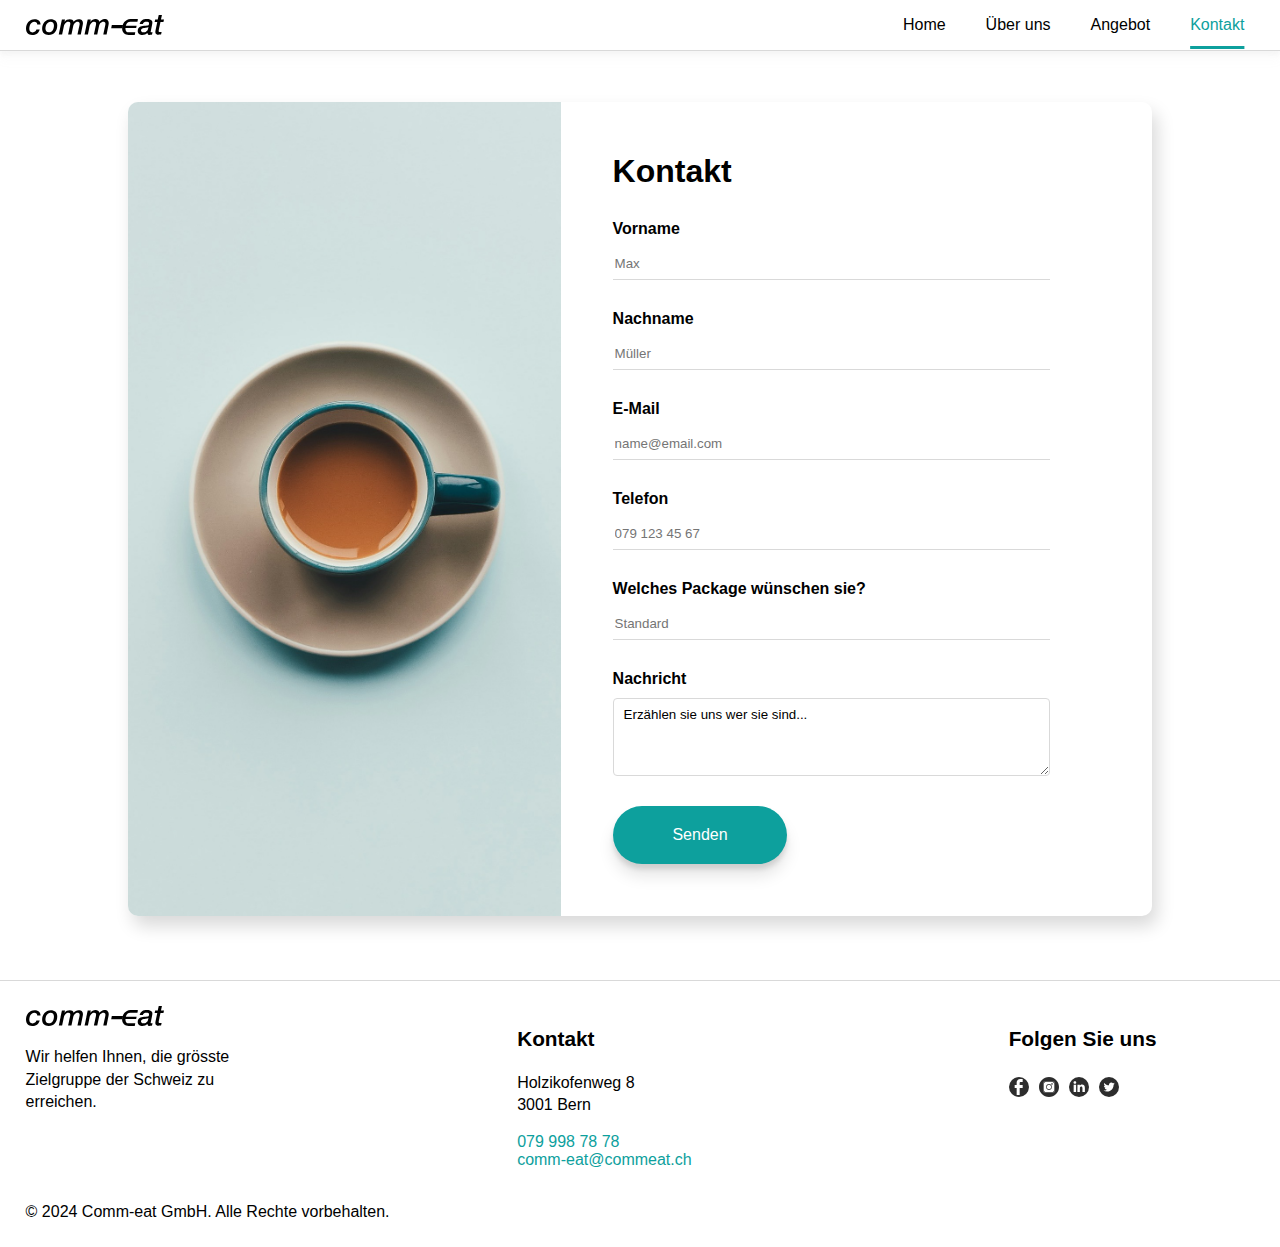
<file: pages/contact/contact.html>
<!DOCTYPE html>
<html lang="en">
<head>
    <meta charset="UTF-8">
    <meta http-equiv="X-UA-Compatible" content="IE=edge">
    <meta name="viewport" content="width=device-width, initial-scale=1.0">
    <title>comm-eat Kontakt</title>
    <link rel="stylesheet" href="../../style.css">
    <link rel="stylesheet" href="contact.css">
</head>
<body>
    <header>
        <nav>
            <img src="/assets/logo.svg"> 
            
            <ul>
                <a href="/index.html"><li>Home</li></a>
                <a href="/pages/about/about.html"><li>Über uns</li></a>
                <a href="/pages/packages/packages.html"><li>Angebot</li></a>
                <a href="#"class="active"><li>Kontakt</li></a>
            </ul>
        </nav>
    </header>

    <main>
        <aside class="left">
            <img src="/assets/annie-spratt-PM4Vu1B0gxk-unsplash-2.jpg" alt="kaffee">
        </aside>

        <form class="right">
            <h1>Kontakt</h1>
            <label for="firstname">Vorname</label>
            <input type="text" name="firstname" placeholder="Max">
            <label for="surname">Nachname</label>
            <input type="text" name="surname" placeholder="Müller">

            <label for="email">E-Mail</label>
            <input type="email" id="email" name="email" placeholder="name@email.com">

            <label for="phone">Telefon</label>
            <input type="tel" id="phone" name="phone" pattern="[0-9]{3} [0-9]{3} [0-9]{2} [0-9]{2}" placeholder="079 123 45 67">

            <label for="package">Welches Package wünschen sie?</label>
            <input type="package" id="package" name="package" placeholder="Standard">

            <label for="message">Nachricht</label>
            <textarea id="message" name="message" rows="4" cols="50">Erzählen sie uns wer sie sind...</textarea>

            <a href="/pages/contact/contact-sent.html">
                <button type="button">Senden</button>
            </a>
        </form>
    </main>

    <footer>
        <div class="footer-content">
            <div class="footerspalte">
                <img src="/assets/logo.svg">
                <p>Wir helfen Ihnen, die grösste Zielgruppe der Schweiz zu erreichen.</p>
            </div>

            <div class="footerspalte">
                <h3>Kontakt</h3>
                <p>Holzikofenweg 8<br>3001 Bern</p>
                <ul>
                    <li><a href="tel:0799987878">079 998 78 78</a></li>
                    <li><a href="mailto:comm-eat@commeat.ch">comm-eat@commeat.ch</a></li>
                </ul>
            </div>

            <div class="footerspalte">
                <h3>Folgen Sie uns</h3>
                <div class="social-icons">
                    <a href="#"><img src="/assets/socialmedia/Facebook.svg" alt="Facebook"></a>
                    <a href="#"><img src="/assets/socialmedia/Instagram.svg" alt="Instagram"></a>
                    <a href="#"><img src="/assets/socialmedia/Linkedin.svg" alt="LinkedIn"></a>
                    <a href="#"><img src="/assets/socialmedia/Twitter.svg" alt="Twitter"></a>
                </div>
            </div>

        </div>
        <div class="footer-bottom">
            <p>&copy 2024 Comm-eat GmbH. Alle Rechte vorbehalten.</p>
        </div>
    </footer>

</body>
</html>
</file>
<file: style.css>
/*Style Allgemein*/
:root {
    /* Farben */
    --primary: #0da09d;
    --primary_hover: #097674;
    --SBB_red: #eb0000;
    --SBB_red_hover: #b40000;
    --UI: #d9d9d9;
    --UI_dark: #b9b9b9;

    --primary-alpha-20: rgba(13, 160, 157, 0.2);
}

* {
    font-family: "Lucida Sans", "Lucida Sans Regular", "Lucida Grande",
        "Lucida Sans Unicode", Geneva, Verdana, sans-serif;
}

h1 {
    margin: 0px;
}

h2 {
    font-weight: 800;
    font-size: 1.5em;
    text-align: left;
    color: black;
}

h3 {
    font-weight: 800;
    font-size: 1.3em;
    text-align: left;
    color: black;
}

h4 {
    text-align: left;
    color: black;
}

p {
    font-weight: 200;
    font-size: 1em;
    line-height: 1.4;
    text-align: left;
    color: black;
}

ul {
    list-style: none;
    padding: 0;
}

a {
    color: var(--primary);
    text-decoration: none;
}

a:hover {
    color: var(--primary_hover);
}

button {
    width: 250px;
    font-weight: 200;
    font-size: 1em;
    border-radius: 40px;
    border: 0px;
    padding: 20px;
    margin-top: 30px;
    background-color: var(--primary);
    color: white;
    box-shadow: 0 12px 16px 0 rgba(0, 0, 0, 0.1),
        0 5px 5px 0 rgba(0, 0, 0, 0.11);
    cursor: pointer;
}

button:hover {
    background-color: var(--primary_hover);
}

main {
    display: flex; /*Übergeordnetes Element*/
    flex-direction: column;
    justify-content: center; /*Untergeordnete Elemente (div und form) in Horinzontale Linie in der Mitte anorden*/
    width: 90%;
    align-self: center;
}

body {
    display: flex;
    flex-direction: column;
    margin: 0px;
    padding: 0px;
}

header {
    position: sticky;
    z-index: 100;
    top: 0;
    background-color: white;
}

/*Style Navigation Mobile*/
nav {
    display: flex;
    flex-direction: column;
    align-items: center;
    justify-content: space-between;
    height: 82px;
    border-style: solid;
    border-color: var(--UI);
    border-width: 0px 0px 1px 0px;
    box-shadow: 0 10px 10px 0 rgba(181, 181, 181, 0.038),
        0 4px 4px 0 rgba(189, 189, 189, 0.11);
}

nav ul {
    display: flex;
    flex-direction: row;
    justify-content: space-between;
    list-style: none;
    padding: 0px;
    margin-top: 8px;
}

nav img {
    height: 20px;
    margin-top: 10px;
}

nav li {
    padding: 10px 10px;
    color: black;
}

nav .active li {
    color: var(--primary);
    text-decoration: underline;
    text-decoration-color: var(--primary);
    text-decoration-thickness: 3px;
    text-underline-offset: 16px;
}

nav a {
    text-decoration: none;
    font-size: 1em;
}

/*Style Navigation Desktop*/
@media (min-width: 768px) {
    /*Navigation*/
    nav {
        display: flex;
        flex-direction: row;
        align-items: center;
        justify-content: space-between;
        height: 50px;
        padding: 0% 2% 0% 2%;
    }

    nav img {
        margin-top: 0;
    }

    nav ul {
        gap: 20px;
        margin-top: 16px;
    }
}

/*Footer Mobile*/
footer {
    display: flex; /*Übergeordnetes Element*/
    flex-direction: column;
    justify-content: center; /*Untergeordnete Elemente (div und form) in Horinzontale Linie in der Mitte anorden*/
    width: 100%;
    margin-top: 5%;
    padding-bottom: 1%;
    border-style: solid;
    border-color: var(--UI);
    border-width: 1px 0px 0px 0px;
}

.footer-content {
    display: flex;
    flex-direction: column;
    justify-content: space-between;
    padding: 5% 2% 0% 2%;
}

.footerspalte {
    width: 100%;
}

.footerspalte h3 {
    display: none;
}

.footerspalte img {
    height: 20px;
}

.footerspalte .social-icons {
    display: flex;
    gap: 10px;
    padding: 2% 0%;
}

.footer-bottom {
    padding: 0% 0% 0% 2%;
}

/*Footer Desktop*/
@media (min-width: 1080px) {
    .footer-content {
        flex-direction: row;
        padding: 2% 2% 0% 2%;
    }

    .footerspalte {
        width: 20%;
    }

    .footerspalte h3 {
        display: block;
    }

    .footer-bottom {
        padding: 0% 0% 0% 2%;
        height: 50px;
    }
}
</file>
<file: pages/contact/contact.css>
/*Style Kontakt Seite - Aufbau flexbox Elemente*/
body {
    margin: 0px;
    padding: 0px;
    display: flex; /*Übergeordnetes Element*/
    flex-direction: column; /*Anordnung der untergeordneten Elemente (Navigation/Main/Footer) column= vertikal gestapelt*/
}

main {
    display: flex; /*Übergeordnetes Element*/
    flex-direction: column;
    justify-content: center; /*Untergeordnete Elemente (div und form) in Horinzontale Linie in der Mitte anorden*/
    width: 100%;
    align-self: center;
}

.left {
    border-radius: 10px 0px 0px 10px;
    height: auto;
    width: 100%;
    height: 20%;
    display: block;
}

.left img {
    width: 100%;
    height: 220px;
    object-fit: cover;
}

form {
    display: flex; /*Übergeordnetes Element*/
    justify-content: center; /*Inhalte zentrieren*/
    flex-direction: column; /*Inhalte untereinander auflisten*/
    padding: 30px;
}

/*Style contact-sent page*/

.sent {
    color: aquamarine;
    box-shadow: none;
    display: flex;
    height: 400px;
    flex-direction: column;
    justify-content: center;
}

.sent img {
    height: 30%;
}

.sent h3 {
    text-align: center;
    margin: 0px;
}

.sent p {
    text-align: center;
}

.sent a {
    text-align: center;
}

/*Style ipad und Desktop contact-sent page*/
@media (min-width: 768px) {
    .sent {
        height: 550px;
    }

    .sent img {
        height: 40%;
        margin-bottom: -30px;
    }
}

/*Style ende contact-sent page*/

/*Responsive für ipad - grösser als 768px überschreibt der untenstehende code den obigen Style*/
@media (min-width: 768px) {
    main {
        display: flex; /*Übergeordnetes Element*/
        flex-direction: row;
        justify-content: center; /*Untergeordnete Elemente (div und form) in Horinzontale Linie in der Mitte anorden*/
        width: 90%;
        align-self: center;
        border-radius: 10px;
        border-color: var(--UI);
        box-shadow: 5px 10px 18px var(--UI);
        margin-top: 4%;
        padding: 0%;
    }

    .left {
        height: auto;
        width: 40%;
        display: block;
    }

    .left img {
        width: 100%;
        height: 100%;
        object-fit: cover;
        border-radius: 10px 0px 0px 10px;
    }

    form {
        width: 60%;
        padding: 5% 8% 5% 5%;
    }

    button {
        width: 40%;
        padding: 15px;
    }
}

/*Responsive für desktop - grösser als 1080px überschreibt der untenstehende code den obigen Style*/
@media (min-width: 1080px) {
    main {
        display: flex; /*Übergeordnetes Element*/
        flex-direction: row;
        justify-content: center; /*Untergeordnete Elemente (div und form) in Horinzontale Linie in der Mitte anorden*/
        width: 80%;
        align-self: center;
        border-radius: 10px;
        border-color: var(--UI);
        box-shadow: 5px 10px 18px var(--UI);
        margin-top: 4%;
        padding: 0%;
    }

    .left {
        border-radius: 10px 0px 0px 10px;
        height: auto;
        width: 50%;
        display: block;
    }

    .left img {
        width: 100%;
        height: 100%;
        object-fit: cover;
        border-radius: 10px 0px 0px 10px;
    }

    form {
        width: 50%;
        padding: 5% 10% 5% 5%;
    }

    button {
        width: 40%;
        padding: 20px;
    }
}

/*Style Elemente*/
form label {
    font-weight: bold;
    margin-bottom: 10px;
    margin-top: 30px;
    color: #000000;
}

form input {
    border-width: 0px 0px 1px 0px;
    border-color: var(--UI);
    padding-bottom: 8px;
    padding-top: 8px;
}

form textarea {
    border-width: 1px 1px 1px 1px;
    border-radius: 4px;
    border-color: var(--UI);
    padding: 8px 10px 8px 10px;
    resize: vertical;
}
</file>
